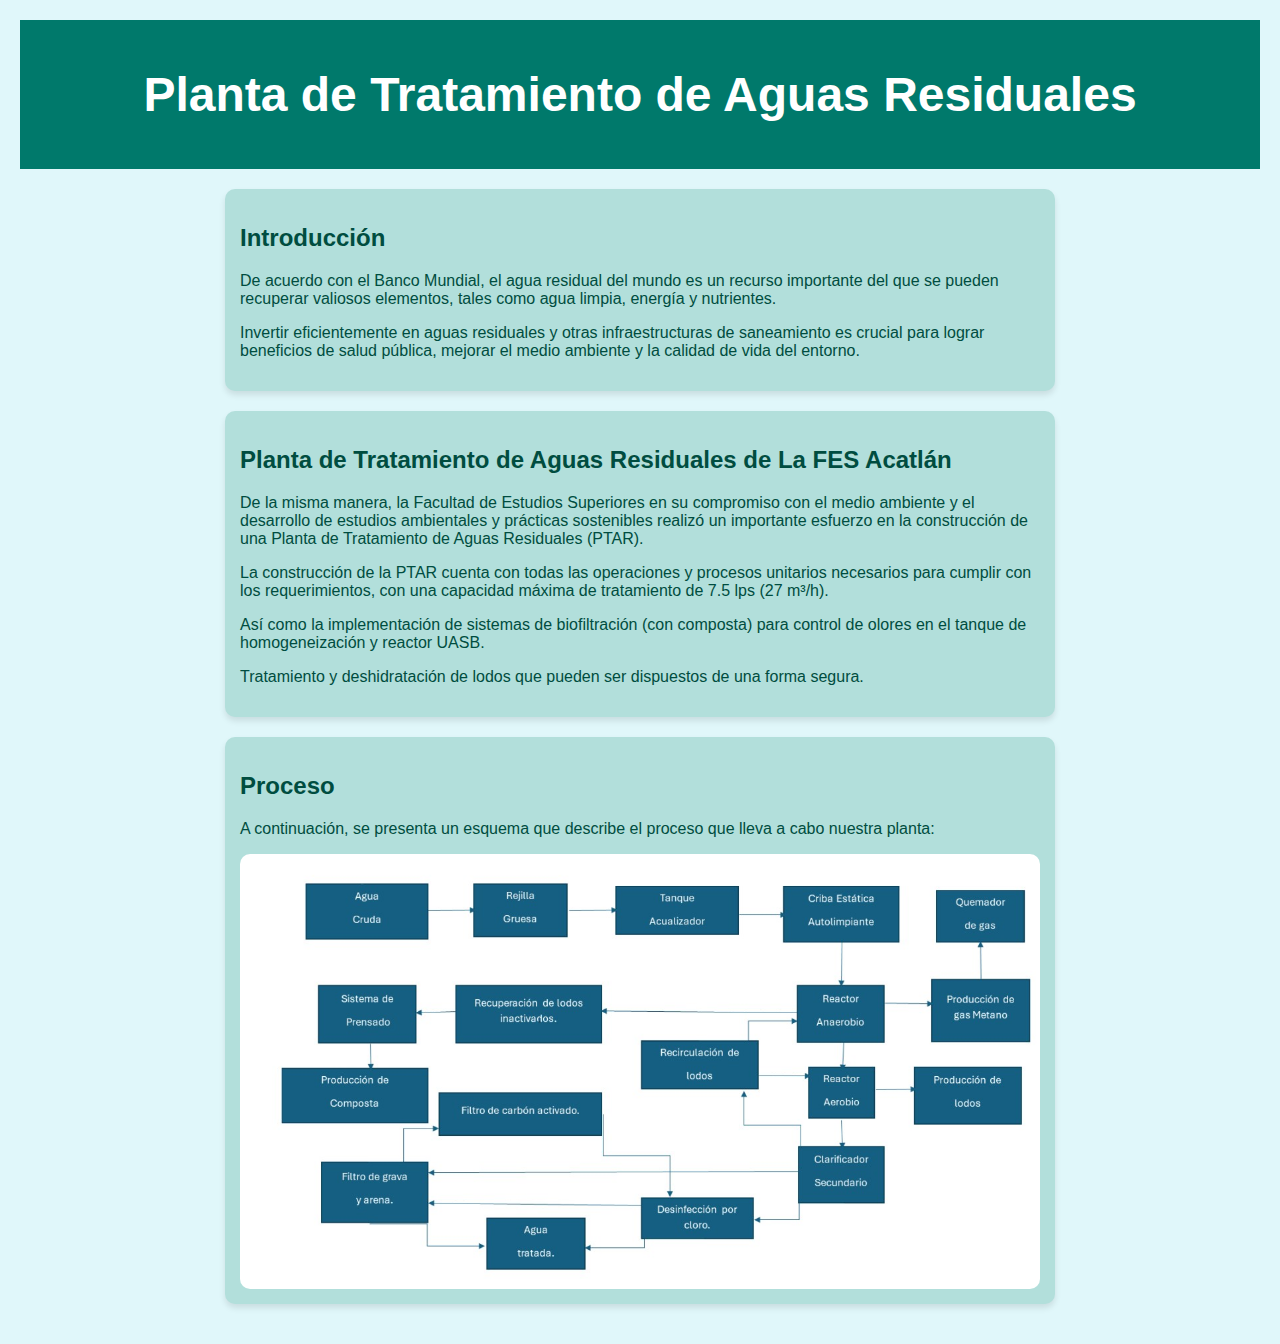
<file: Pagina_Aguas_Residuales/Aguas_Residuales.html>
<!DOCTYPE html>
<html lang="es">
<head>
    <meta charset="UTF-8">
    <meta name="viewport" content="width=device-width, initial-scale=1.0">
    <title>Planta de Tratamiento de Aguas Residuales</title>
    <style>
        body {
            font-family: Arial, sans-serif;
            background-color: #e0f7fa;
            color: #004d40;
            margin: 0;
            padding: 20px;
        }
        header {
            background-color: #00796b;
            color: white;
            text-align: center;
            padding: 15px 0;
            font-size: 24px;
        }
        section {
            background-color: #b2dfdb;
            margin: 20px auto;
            padding: 15px;
            border-radius: 10px;
            max-width: 800px;
            box-shadow: 0px 4px 6px rgba(0, 0, 0, 0.1);
        }
        h2 {
            color: #004d40;
        }
        img {
            display: block;
            margin: 0 auto;
            max-width: 100%;
            border-radius: 10px;
        }
    </style>
</head>
<body>
    <header>
        <h1>Planta de Tratamiento de Aguas Residuales</h1>
    </header>
    
    <section>
        <h2>Introducción</h2>
        <p>De acuerdo con el Banco Mundial, el agua residual del mundo es un recurso importante del que se pueden recuperar valiosos elementos, tales como agua limpia, energía y nutrientes.</p>
        <p>Invertir eficientemente en aguas residuales y otras infraestructuras de saneamiento es crucial para lograr beneficios de salud pública, mejorar el medio ambiente y la calidad de vida del entorno.</p>
    </section>
    
    <section>
        <h2>Planta de Tratamiento de Aguas Residuales de La FES Acatlán</h2>
        <p>De la misma manera, la Facultad de Estudios Superiores en su compromiso con el medio ambiente y el desarrollo de estudios ambientales y prácticas sostenibles realizó un importante esfuerzo en la construcción de una Planta de Tratamiento de Aguas Residuales (PTAR).</p>
        <p>La construcción de la PTAR cuenta con todas las operaciones y procesos unitarios necesarios para cumplir con los requerimientos, con una capacidad máxima de tratamiento de 7.5 lps (27 m³/h).</p>
        <p>Así como la implementación de sistemas de biofiltración (con composta) para control de olores en el tanque de homogeneización y reactor UASB.</p>
        <p>Tratamiento y deshidratación de lodos que pueden ser dispuestos de una forma segura.</p>
    </section>
    
    <section>
        <h2>Proceso</h2>
        <p>A continuación, se presenta un esquema que describe el proceso que lleva a cabo nuestra planta:</p>
        <img src="Tren de tratamiento.jpg" alt="Esquema del Tren de Tratamiento">
    </section>
</body>
</html>
</file>
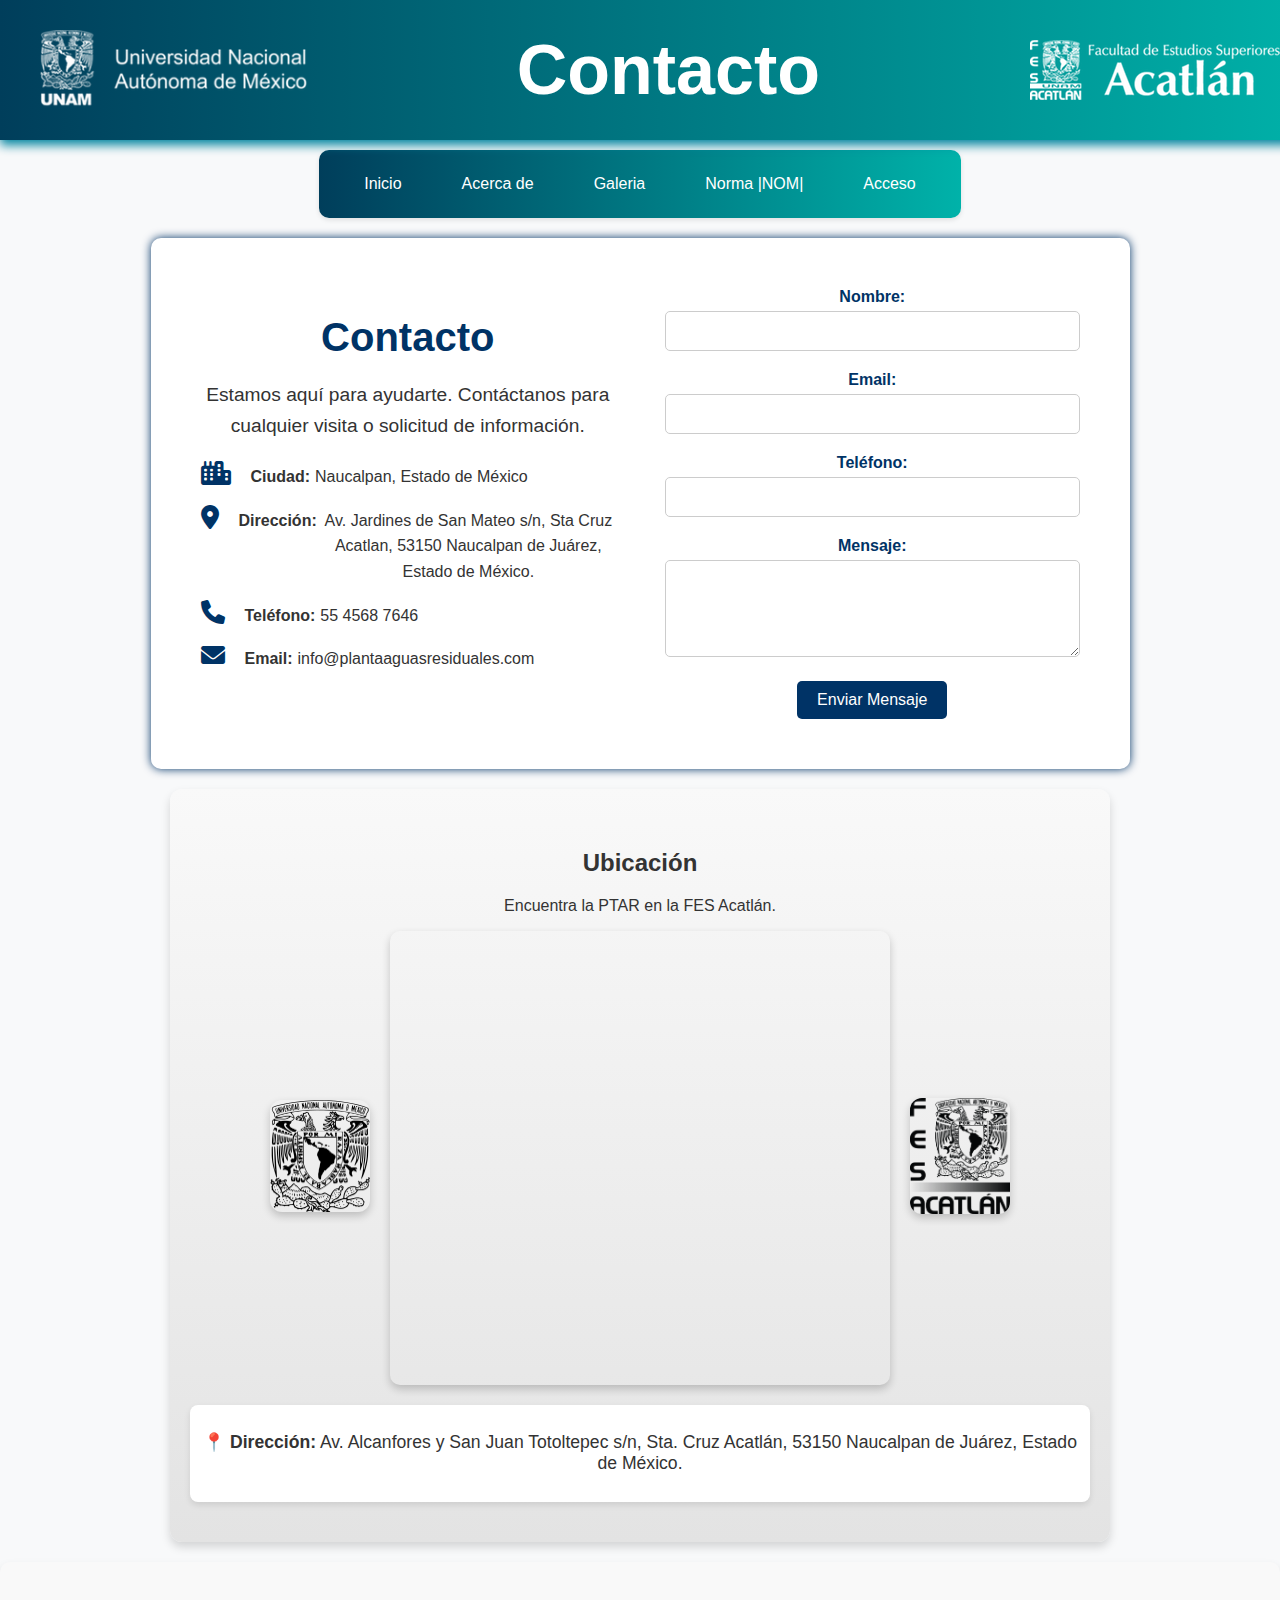
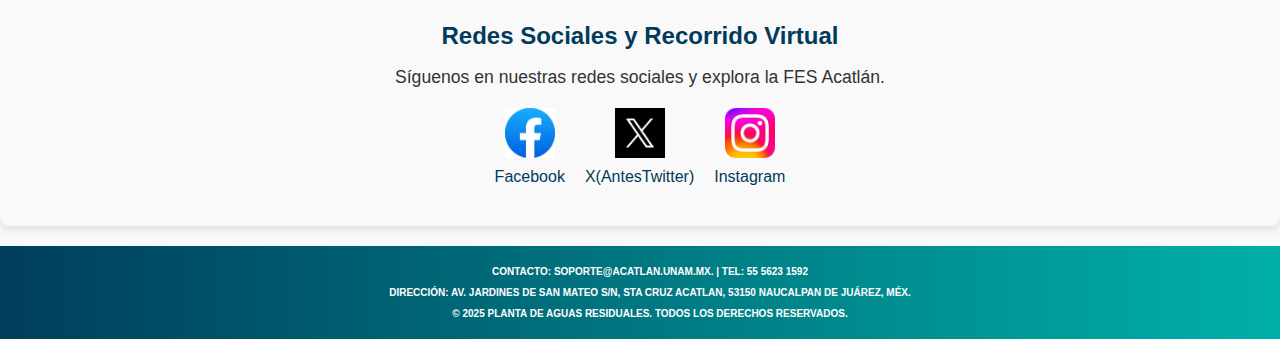
<file: Pagina_Contacto/contacto.html>
<!DOCTYPE html>
<html lang="es">
<head>
    <meta name="description" content="Información sobre el tratamiento de aguas residuales en plantas especializadas (PTAR)." charset="UTF-8">

    <title>PTAR | Contacto</title>
    <link rel="stylesheet" href="Contacto_CSS.css">
    <link rel="stylesheet" href="https://cdnjs.cloudflare.com/ajax/libs/font-awesome/6.0.0-beta3/css/all.min.css">

</head>


<body>

    <header>
        <div class="header-contenido">
            <img src="../Pagina_Contacto/Imagenes_Contacto_pag/Logo-UNAM.png" alt="Logo de UNAM">
            <h2>Contacto</h2>
            <img src="../Pagina_Contacto/Imagenes_Contacto_pag/logo-fes.png" alt="Logo de FES">
        </div>
    </header>

    <nav class="navbar">

        <a href="../Pagina_Principal/Pagina_Principal.html">Inicio</a>

      <a href="../Pagina_Acercade/Acercade.html" class="active">Acerca de</a>
      
      <a href="../Pagina_Galeria_F/Galeria_F.html">Galeria</a>

      <a href="../Pagina_Normas_PTAR/Normas.html" >Norma |NOM|</a>

      <a href="../Pagina_Usuarios/index.html ">Acceso</a>

    </nav>

    <section class="contacto-seccion">
        <div class="contacto-info">
            <h1>Contacto</h1>
            <p>Estamos aquí para ayudarte. Contáctanos para cualquier visita o solicitud de información.</p>
            <div class="info">
                <p><i class="fas fa-city"></i><strong>Ciudad:</strong>Naucalpan, Estado de México</p>
                <p><i class="fas fa-map-marker-alt"></i><strong>Dirección:</strong>Av. Jardines de San Mateo s/n, Sta Cruz Acatlan, 53150 Naucalpan de Juárez, Estado de México.</p>
                <p><i class="fas fa-phone"></i><strong>Teléfono:</strong>55 4568 7646</p>
                <p><i class="fas fa-envelope"></i><strong>Email:</strong>info@plantaaguasresiduales.com</p>
            </div>
        </div>
        <div class="contacto-formulario">
            <form action="#" method="post">
                <div class="formulario-grupo">
                    <label for="nombre">Nombre:</label>
                    <input type="texto" id="nombre" name="nombre" required>
                </div>
                <div class="formulario-grupo">
                    <label for="email">Email:</label>
                    <input type="email" id="email" name="email" required>
                </div>
                <div class="formulario-grupo">
                    <label for="telefono">Teléfono:</label>
                    <input type="tel" id="telefono" name="telefono">
                </div>
                <div class="formulario-grupo">
                    <label for="mensaje">Mensaje:</label>
                    <textarea id="mensaje" name="mensaje" rows="5" required></textarea>
                </div>
                <button type="boton">Enviar Mensaje</button>
            </form>
        </div>
    </section>

    <!-- Scroll subir_pagina-->

    <button id="btnScrollTop" onclick="scrollToTop()">↑</button>

    <script>
      window.onscroll = function () {
        var btn = document.getElementById("btnScrollTop");
        if (document.body.scrollTop > 100 || document.documentElement.scrollTop > 100) {
          btn.style.display = "block";
        } else {
          btn.style.display = "none";
        }
      };
    
      function scrollToTop() {
        window.scrollTo({ top: 0, behavior: "smooth" });
      }
    </script>


        <section id="ubicacion">
            <h2>Ubicación</h2>
            <p>Encuentra la PTAR en la FES Acatlán.</p>
            
            <div class="ubicacion-container">
                <!-- Imagen izquierda con enlace -->
                <a href="https://www.pumagua.unam.mx/calidad_aresidual_tesis.html" target="_blank" class="enlace-UNAM">
                    <img src="../Pagina_Contacto/Imagenes_Contacto_pag/Logo_CU_UNAM.jpg" alt="pagina UNAM" class="ubicacion-img">
                </a>

                <!-- Mapa de Google -->
                <div class="mapa-container">
                    <iframe
                        src="https://www.google.com/maps/embed?pb=!1m18!1m12!1m3!1d3760.869441018947!2d-99.23948548561678!3d19.50451128685048!2m3!1f0!2f0!3f0!3m2!1i1024!2i768!4f13.1!3m3!1m2!1s0x85d2030f995d7901%3A0xc8546d108471abcd!2sFES%20Acatl%C3%A1n%2C%20Universidad%20Nacional%20Aut%C3%B3noma%20de%20M%C3%A9xico!5e0!3m2!1ses!2smx!4v1629999999999!5m2!1ses!2smx"
                        width="100%" height="450" style="border:0;" allowfullscreen="" loading="lazy">
                    </iframe>
                </div>

                <!-- Imagen derecha con enlace -->
                <a href="https://www.acatlan.unam.mx/" target="_blank" class="pagina_fes">
                    <img src="../Pagina_Contacto/Imagenes_Contacto_pag/Logo_FES_ACATLAN_UNAM.png" alt="logo-fes" class="ubicacion-img">
                </a>
            </div>

            <!-- Dirección de la FES Acatlán -->
            <div class="direccion">
                <p><strong>📍 Dirección:</strong> Av. Alcanfores y San Juan Totoltepec s/n, Sta. Cruz Acatlán, 53150 Naucalpan de Juárez, Estado de México.</p>
            </div>
        </section>


        <section id="redes-sociales">
            <h2>Redes Sociales y Recorrido Virtual</h2>
            <p>Síguenos en nuestras redes sociales y explora la FES Acatlán.</p>

            <!-- Contenedor de redes sociales -->
            <div class="redes-container">
                <!-- Enlace a Facebook -->
                <a href="https://www.facebook.com/FESAcatlanUNAM" target="_blank" class="red-social">
                    <img src="../Pagina_Acercade/Imagenes_Acercade_pag/facebook.jpg" alt="Facebook" class="icono-red-social">
                    <span>Facebook</span>
                </a>

                <!-- Enlace a Twitter -->
                <a href="https://twitter.com/FESAcatlanUNAM" target="_blank" class="red-social">
                    <img src="../Pagina_Acercade/Imagenes_Acercade_pag/Xlogo.png" alt="Twitter" class="icono-red-social">
                    <span>X(AntesTwitter)</span>
                </a>

                <!-- Enlace a Instagram -->
                <a href="https://www.instagram.com/fesacatlanunam" target="_blank" class="red-social">
                    <img src="../Pagina_Acercade/Imagenes_Acercade_pag/iglogo.jpg" alt="Instagram" class="icono-red-social">
                    <span>Instagram</span>
                </a>

            </div>
        </section>

    <footer>
        <p>Contacto: soporte@acatlan.unam.mx. | Tel: 55 5623 1592</p>
        <p>Dirección: Av. Jardines de San Mateo s/n, Sta Cruz Acatlan, 53150 Naucalpan de Juárez, Méx.</p>
        <p>&copy; 2025 Planta de Aguas Residuales. Todos los derechos reservados.</p>
    </footer>

</body>

</html>
</file>
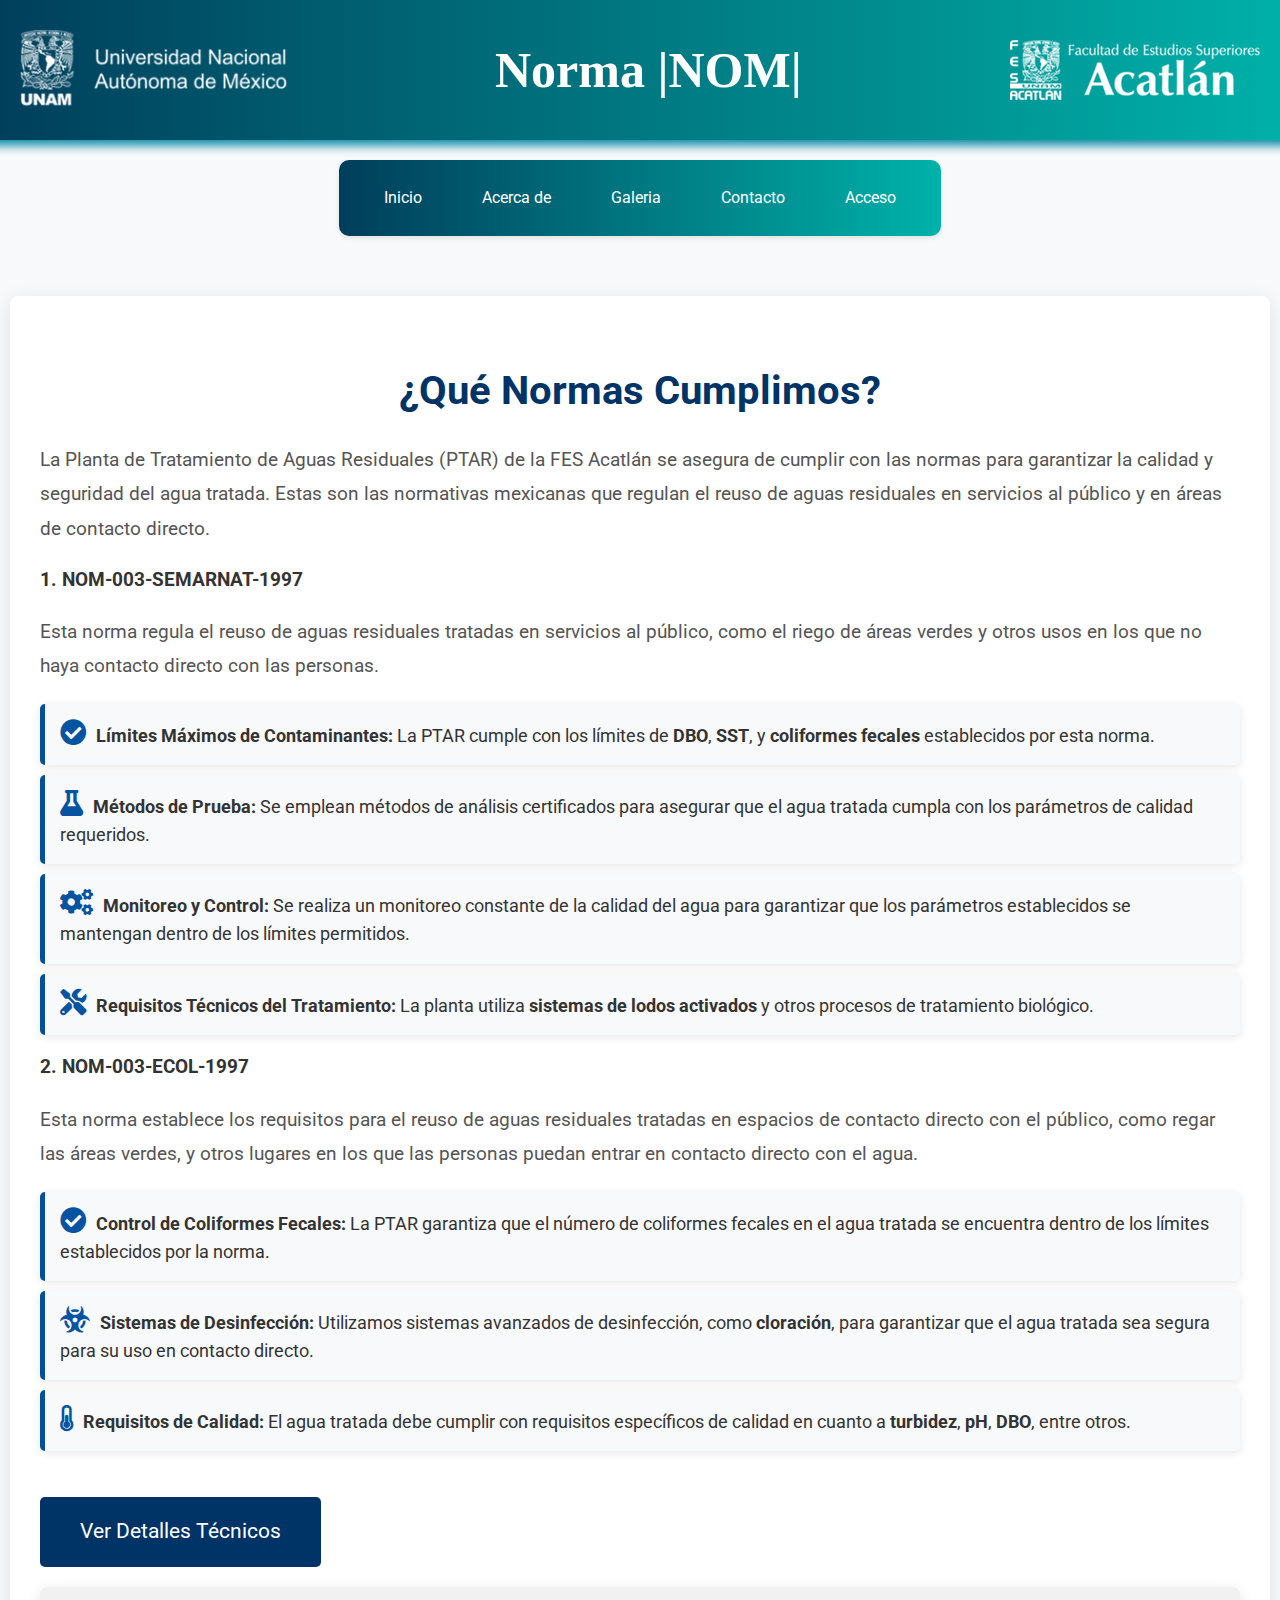
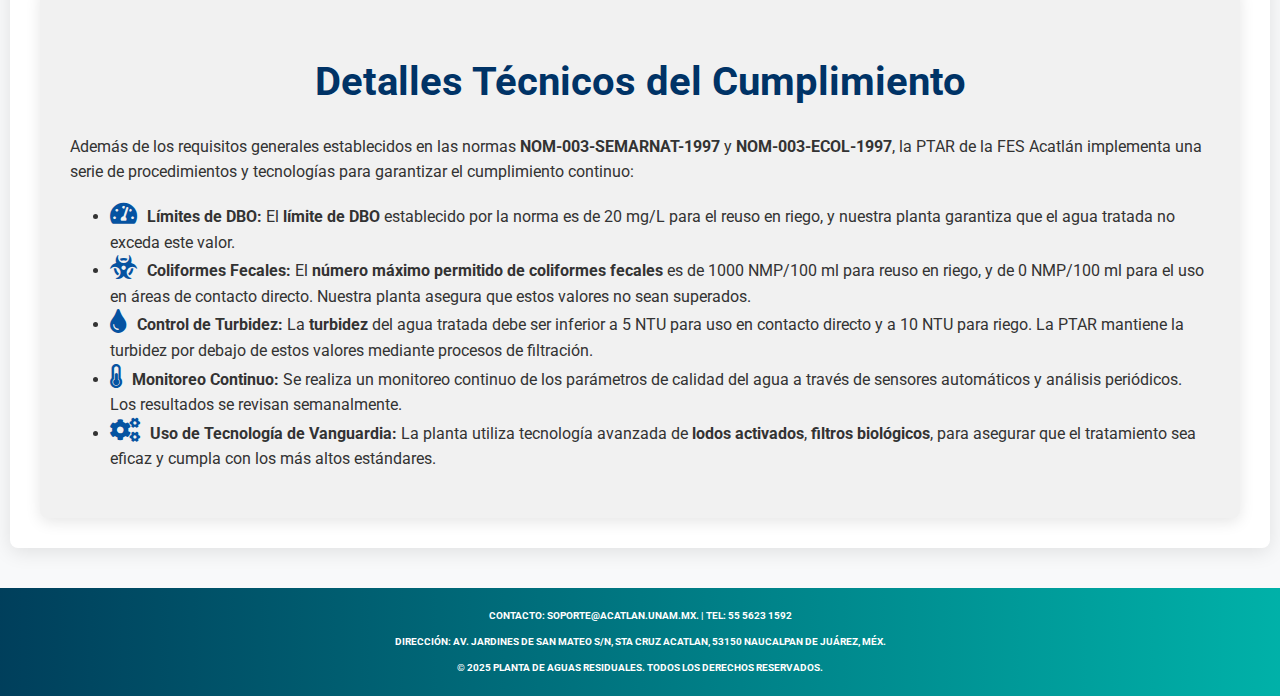
<file: Pagina_Normas_PTAR/Normas.html>
<!DOCTYPE html>
<html lang="es">
    <head>
        <meta name="description" content="Información sobre el tratamiento de aguas residuales en plantas especializadas (PTAR)." charset="utf-8" />
        <title>PTAR | Norma</title>
        <link rel="stylesheet" href="https://cdnjs.cloudflare.com/ajax/libs/font-awesome/5.15.4/css/all.min.css">
        <link rel="stylesheet" href="Normas.css">
        
        
    </head>

        <body>

            <!--Encabezado y logos-->

            <header>
                <div class="header-contenido">
                    <img src="../Pagina_Contacto/Imagenes_Contacto_pag/Logo-UNAM.png" alt="Logo de UNAM">

                    <h2>Norma |NOM|</h2>

                    <img src="../Pagina_Contacto/Imagenes_Contacto_pag/logo-fes.png" alt="Logo de FES">
                </div>
            </header>
            <!--Menu-->
            <nav class="navbar">

                <a href="../Pagina_Principal/Pagina_Principal.html">Inicio</a>

                <a href="../Pagina_Acercade/Acercade.html" class="active">Acerca de</a>
                
                <a href="../Pagina_Galeria_F/Galeria_F.html">Galeria</a>
                
                <a href="../Pagina_Contacto/contacto.html">Contacto</a>
          
                <a href="../Pagina_Usuarios/index.html ">Acceso</a>

            </nav>
            <section>
                <h2 class="sub">¿Qué Normas Cumplimos?</h2>
                <div class="content">
                    <p>La Planta de Tratamiento de Aguas Residuales (PTAR) de la FES Acatlán se asegura de cumplir con las normas para garantizar la calidad y seguridad del agua tratada. Estas son las normativas mexicanas que regulan el reuso de aguas residuales en servicios al público y en áreas de contacto directo.</p>
                    
                    <h3>1. NOM-003-SEMARNAT-1997</h3>
                    <p>Esta norma regula el reuso de aguas residuales tratadas en servicios al público, como el riego de áreas verdes y otros usos en los que no haya contacto directo con las personas.</p>
                    
                    <ul>
                        <li><i class="fas fa-check-circle icon"></i><strong>Límites Máximos de Contaminantes:</strong> La PTAR cumple con los límites de <strong>DBO</strong>, <strong>SST</strong>, y  <strong>coliformes fecales</strong> establecidos por esta norma.</li>
                        <li><i class="fas fa-flask icon"></i><strong>Métodos de Prueba:</strong> Se emplean métodos de análisis certificados para asegurar que el agua tratada cumpla con los parámetros de calidad requeridos.</li>
                        <li><i class="fas fa-cogs icon"></i><strong>Monitoreo y Control:</strong> Se realiza un monitoreo constante de la calidad del agua para garantizar que los parámetros establecidos se mantengan dentro de los límites permitidos.</li>
                        <li><i class="fas fa-tools icon"></i><strong>Requisitos Técnicos del Tratamiento:</strong> La planta utiliza <strong>sistemas de lodos activados</strong> y otros procesos de tratamiento biológico.</li>
                    </ul>
                    
                    <h3>2. NOM-003-ECOL-1997</h3>
                    <p>Esta norma establece los requisitos para el reuso de aguas residuales tratadas en espacios de contacto directo con el público, como regar las áreas verdes, y otros lugares en los que las personas puedan entrar en contacto directo con el agua.</p>
                    
                    <ul>
                        <li><i class="fas fa-check-circle icon"></i><strong>Control de Coliformes Fecales:</strong> La PTAR garantiza que el número de coliformes fecales en el agua tratada se encuentra dentro de los límites establecidos por la norma.</li>
                        <li><i class="fas fa-biohazard icon"></i><strong>Sistemas de Desinfección:</strong> Utilizamos sistemas avanzados de desinfección, como <strong>cloración</strong>, para garantizar que el agua tratada sea segura para su uso en contacto directo.</li>
                        <li><i class="fas fa-thermometer-half icon"></i><strong>Requisitos de Calidad:</strong> El agua tratada debe cumplir con requisitos específicos de calidad en cuanto a <strong>turbidez</strong>, <strong>pH</strong>, <strong>DBO</strong>, entre otros.</li>
                    </ul>
        
                    <a href="#details" class="button">Ver Detalles Técnicos</a>
                </div>
        
                <div class="details-box" id="details">
                    <h2 class="sub">Detalles Técnicos del Cumplimiento</h2>
                    <p>Además de los requisitos generales establecidos en las normas <strong>NOM-003-SEMARNAT-1997</strong> y <strong>NOM-003-ECOL-1997</strong>, la PTAR de la FES Acatlán implementa una serie de procedimientos y tecnologías para garantizar el cumplimiento continuo:</p>
                    <ul>
                        <li><i class="fas fa-tachometer-alt icon"></i><strong>Límites de DBO:</strong> El <strong>límite de DBO</strong> establecido por la norma es de 20 mg/L para el reuso en riego, y nuestra planta garantiza que el agua tratada no exceda este valor.</li>
                        <li><i class="fas fa-biohazard icon"></i><strong>Coliformes Fecales:</strong> El <strong>número máximo permitido de coliformes fecales</strong> es de 1000 NMP/100 ml para reuso en riego, y de 0 NMP/100 ml para el uso en áreas de contacto directo. Nuestra planta asegura que estos valores no sean superados.</li>
                        <li><i class="fas fa-tint icon"></i><strong>Control de Turbidez:</strong> La <strong>turbidez</strong> del agua tratada debe ser inferior a 5 NTU para uso en contacto directo y a 10 NTU para riego. La PTAR mantiene la turbidez por debajo de estos valores mediante procesos de filtración.</li>
                        <li><i class="fas fa-thermometer-half icon"></i><strong>Monitoreo Continuo:</strong> Se realiza un monitoreo continuo de los parámetros de calidad del agua a través de sensores automáticos y análisis periódicos. Los resultados se revisan semanalmente.</li>
                        <li><i class="fas fa-cogs icon"></i><strong>Uso de Tecnología de Vanguardia:</strong> La planta utiliza tecnología avanzada de <strong>lodos activados</strong>, <strong>filtros biológicos</strong>, para asegurar que el tratamiento sea eficaz y cumpla con los más altos estándares.</li>
                    </ul>
                </div>
            </section>
            
                <!--Pie de pagina-->
                <footer>
                    <p>Contacto: soporte@acatlan.unam.mx. | Tel: 55 5623 1592</p>
                    <p>Dirección: Av. Jardines de San Mateo s/n, Sta Cruz Acatlan, 53150 Naucalpan de Juárez, Méx.</p>
                    <p>&copy; 2025 Planta de Aguas Residuales. Todos los derechos reservados.</p>
                </footer>

        </body>



 </html>
</file>
<file: Pagina_Contacto/Contacto_CSS.css>
body {
    font-family: Arial, sans-serif;
    margin: 0;
    padding: 0;
    background-color: #f4f4f4;
    color: #333;
}

/* Encabezado y logos*/
header {
    background-color: #003366;
    color: white;
    padding: 20px;
    display: flex;
    align-items: center;
    justify-content: center;
    position:relative;
    width: 100%;
    box-shadow: 0px 5px 10px rgb(0,132,159);
    background: linear-gradient(to right, rgb(0,62,91), rgb(0,178,169) );
    
}

.header-contenido {
    display: flex;
    align-items: center;
    width: 100%;
}

header img {
    margin: 10px 20px 10px 20px;
    max-height: 80px; 
    
}

header h2 {
    margin: 5px 10px 5px 10px;
    font-size: 70px;
    text-align: center;
    flex-grow: 1;
    max-width: 100%;
}

/**/

.contacto-seccion {
    
    display: flex;
    justify-content: space-between;
    padding: 50px;
    background-color: white;
    margin: 20px auto;
    border-radius: 10px;
    box-shadow: 0 0 10px #003366;
    max-width: fit-content;
}

.contacto-info {
    flex: 1;
    margin-right: 50px;
    max-width: 600px;
}

.contacto-info h1 {
    font-size: 2.5em;
    margin-bottom: 20px;
    color: #003366;
}

.contacto-info p {
    font-size: 1.2em;
    line-height: 1.6;
}

.contacto-info .info {
    margin-top: 20px;
}

.contacto-info .info p {
    margin: 15px 0; 
    font-size: 1em;
    display: flex; 
    align-items: baseline; 
}
.contacto-info .info p i {
    color: #003366;
    margin-right: 20px; 
    font-size: 1.5em;
}

.contacto-info .info p strong {
    margin-right: 5px; 
}

.contacto-formulario {
    flex: 1;
    max-width: 600px;
}

.contacto-formulario .formulario-grupo {
    margin-bottom: 20px;
}

.contacto-formulario label {
    display: block;
    font-weight: bold;
    margin-bottom: 5px;
    color: #003366;
}

.contacto-formulario input,
.contacto-formulario textarea {
    width: 100%;
    padding: 10px;
    border: 1px solid #ccc;
    border-radius: 5px;
    font-size: 1em;
    box-sizing: border-box; 
}

.contacto-formulario textarea {
    resize: vertical; 
}

.contacto-formulario button {
    background-color: #003366;
    color: white;
    padding: 10px 20px;
    border: none;
    border-radius: 5px;
    cursor: pointer;
    font-size: 1em;
    transition: background-color 0.3s ease;
}

.contacto-formulario button:hover {
    background-color: #0044cc;
}

footer {
    font-size: 10px;
    text-align:center;
    padding: 10px;
    background: #003366;
    color: white;
    position: relative;
    text-transform: uppercase;
    bottom: 0;
    width: 100%;
    font-weight: bold;
    background: linear-gradient(to right, rgb(0,62,91), rgb(0,178,169) );
}


/* Botones del menu */

body {
    font-family: Arial, sans-serif;
    margin: 0;
    padding: 0;
    text-align: center;
    background-color: #f8f9fa; 
}

.navbar {
    display: flex;
    justify-content: center;
    background-color: #003366;
    padding: 15px;
    box-shadow: 0 2px 5px rgba(0, 0, 0, 0.1);
    border-radius: 10px; 
    margin: 10px auto;
    width: fit-content;
    background: linear-gradient(to right, rgb(0,62,91), rgb(0,178,169) );
}

.navbar a {
    text-decoration: none;
    color: white;
    margin: 0 15px;
    font-size: 16px;
    padding: 10px 15px;
    border-radius: 5px; 
    transition: all 0.3s ease; 
}

.navbar a:hover {
    background-color: #007bff; 
    color: white;
    box-shadow: 0 4px 6px rgba(0, 0, 0, 0.1);
}


.dropdown {
    position: relative;
    display: inline-block;
}

.dropdown-content {
    display: none;
    position: absolute;
    background-color: white;
    min-width: 150px;
    box-shadow: 0 2px 5px rgba(0, 0, 0, 0.1);
    z-index: 1;
    border-radius: 5px; 
    overflow: hidden;
}

.dropdown:hover .dropdown-content {
    display: block;
}

.dropdown-content a {
    display: block;
    padding: 10px;
    text-align: left;
    transition: background 0.3s ease;
}

.dropdown-content a:hover {
    background-color: #007bff;
    color: white;
}

/* Scroll (subir)*/

#btnScrollTop {
    position: fixed;
    bottom: 20px;
    right: 20px;
    width: 50px;
    height: 50px;
    background-color: #003366; 
    color: white;
    border: none;
    border-radius: 50%;
    font-size: 24px;
    cursor: pointer;
    display: none; 
    box-shadow: 0px 4px 6px rgba(0, 0, 0, 0.3);
    transition: opacity 0.3s ease;
}

#btnScrollTop:hover {
    background-color: #00509E;
}


/* Estilos para la sección de redes sociales */
#redes-sociales {
    background-color: #f9f9f9; 
    padding: 40px 20px;
    text-align: center;
    border-radius: 10px;
    box-shadow: 0 4px 8px rgba(0, 0, 0, 0.1);
    margin: 20px 0;
}

#redes-sociales h2 {
    color: #003B5C; 
    margin-bottom: 10px;
}

#redes-sociales p {
    font-size: 1.1rem;
    margin-bottom: 20px;
}

/* Contenedor de redes sociales */
.redes-container {
    display: flex;
    justify-content: center;
    gap: 20px; 
    flex-wrap: wrap; 
}

/* Estilos para cada red social */
.red-social {
    text-decoration: none; 
    color: #003B5C; 
    display: flex;
    flex-direction: column;
    align-items: center;
    transition: transform 0.3s ease;
}

.red-social:hover {
    transform: translateY(-5px); 
}

/* Estilos para los íconos de redes sociales */
.icono-red-social {
    width: 50px;
    height: 50px;
    margin-bottom: 10px; 
}

/* Responsividad */
@media (max-width: 768px) {
    .redes-container {
        gap: 15px; 
    }

    .icono-red-social {
        width: 40px;
        height: 40px;
    }
}



/* Mapa de ubicación fes */
#ubicacion {
    background: linear-gradient(to bottom, #f9f9f9, #e3e3e3);
    padding: 40px 20px;
    text-align: center;
    border-radius: 12px;
    box-shadow: 0 5px 10px rgba(0, 0, 0, 0.15);
    margin: 20px auto;
    max-width: 900px;
}


.ubicacion-container {
    display: flex;
    align-items: center;
    justify-content: center;
    gap: 20px;
    flex-wrap: wrap;
}


.mapa-container {
    flex: 1;
    max-width: 500px;
    border-radius: 10px;
    overflow: hidden;
    box-shadow: 0 4px 8px rgba(0, 0, 0, 0.2);
}


.ubicacion-img {
    width: 100px;
    height: auto;
    border-radius: 12px;
    transition: transform 0.3s ease, box-shadow 0.3s ease;
    box-shadow: 0 4px 8px rgba(0, 0, 0, 0.2);
}


.enlace-imagen:hover .ubicacion-img {
    transform: scale(1.1);
    box-shadow: 0 6px 12px rgba(0, 0, 0, 0.3);
}

/* Dirección */
.direccion {
    margin-top: 20px;
    font-size: 1.1rem;
    color: #333;
    background: #fff;
    padding: 10px;
    border-radius: 8px;
    box-shadow: 0 3px 6px rgba(0, 0, 0, 0.1);
    display: inline-block;
}


@media (max-width: 768px) {
    .ubicacion-container {
        flex-direction: column;
    }

    .ubicacion-img {
        width: 80px;
    }

    .mapa-container {
        width: 100%;
    }
}
</file>
<file: Pagina_Normas_PTAR/Normas.css>
@import url('https://fonts.googleapis.com/css2?family=Roboto:ital,wght@0,100..900;1,100..900&display=swap');
body {
    font-family: 'Roboto', sans-serif;
    margin: 0;
    padding: 0;
    background-color: #f8f9fa;
    display: flex;
    flex-direction: column;
    align-items: center;
    min-height: 100vh;
    color: #333;
    line-height: 1.6;
    box-sizing: border-box;
}

header {
    background-color: #003366;
    color: white;
    padding: 20px; 
    display: flex;
    align-items: center;
    justify-content: center;
    position:relative;
    width: 100%;
    box-shadow: 0px 5px 10px rgb(0,132,159);
    background: linear-gradient(to right, rgb(0,62,91), rgb(0,178,169) );
    text-align: center;
}

.header-contenido {
    display: flex;
    align-items: center;
    width: 100%;
}

header img {
    margin: 10px 20px 10px 20px;
    max-height: 80px; 
    
}

header h2 {
    margin: 5px 10px 5px 10px;
    font-size: 50px;
    text-align: center;
    flex-grow: 1;
    max-width: 100%;
    font-family:'Times New Roman', Times, serif;
}

/* Menú de navegación */
.navbar {
    display: flex;
    justify-content: center;
    background-color: #003366;
    padding: 15px;
    box-shadow: 0 2px 5px rgba(0, 0, 0, 0.1);
    border-radius: 10px;
    margin: 20px auto;
    width: fit-content;
    background: linear-gradient(to right, rgb(0,62,91), rgb(0,178,169) );
}

.navbar a {
    text-decoration: none;
    color: white;
    margin: 0 15px;
    font-size: 16px;
    padding: 10px 15px;
    border-radius: 5px;
    transition: all 0.3s ease;
}

.navbar a:hover {
    background-color: #007bff;
    color: white;
    box-shadow: 0 4px 6px rgba(0, 0, 0, 0.1);
}
/*contenido*/
section {
    max-width: 1200px;
    margin: 40px auto;
    padding: 30px;
    background-color: white;
    border-radius: 8px;
    box-shadow: 0 4px 20px rgba(0, 0, 0, 0.1);
}

.sub {
    font-size: 2.5em;
    color: #003366;
    text-align: center;
    margin-bottom: 20px;
}

.content ul {
    list-style-type: none;
    padding-left: 0;
    margin-top: 20px;
}

.content ul li {
    padding: 15px;
    font-size: 1.1em;
    background-color: #f8f9fa;
    margin: 10px 0;
    border-left: 5px solid #054f99;
    border-radius: 5px;
    box-shadow: 0 2px 10px rgba(0, 0, 0, 0.1);
    transition: all 0.3s ease;
}

.content ul li:hover {
    background-color: #e7f2f9;
    transform: translateX(10px);
    box-shadow: 0 4px 15px rgba(0, 0, 0, 0.15);
}

.content p {
    font-size: 1.2em;
    color: #555;
    line-height: 1.8;
}

.button {
    display: inline-block;
    padding: 18px 40px;
    font-size: 1.3em;
    background-color: #003366;
    color: white;
    text-decoration: none;
    border-radius: 5px;
    transition: background-color 0.3s ease, transform 0.3s ease;
    margin-top: 30px;
    text-align: center;
}

.button:hover {
    background-color: #007bff;
    transform: scale(1.05);
}

.image-container {
    display: flex;
    justify-content: space-around;
    margin-top: 40px;
    flex-wrap: wrap;
}

.image-container img {
    width: 48%;
    border-radius: 12px;
    box-shadow: 0 4px 15px rgba(0, 0, 0, 0.1);
    transition: transform 0.3s ease;
}

.image-container img:hover {
    transform: scale(1.1);
}


/* Pie de pagina */

footer {
    font-size: 10px;
    text-align:center;
    padding: 10px;
    background: #003366;
    color: white;
    position: relative;
    text-transform: uppercase;
    bottom: 0;
    width: 100%;
    font-weight: bold;
    background: linear-gradient(to right, rgb(0,62,91), rgb(0,178,169) );
}

.icon {
    color: #0553a1;
    font-size: 1.5em;
    margin-right: 10px;
}

.highlight {
    color: #008c92;
    font-weight: bold;
}

.info-box {
    background-color: #054f99;
    color: white;
    padding: 20px;
    border-radius: 8px;
    box-shadow: 0 4px 15px rgba(0, 0, 0, 0.1);
    margin-top: 30px;
}

.details-box {
    background-color: #f1f1f1;
    padding: 30px;
    border-radius: 8px;
    box-shadow: 0 4px 15px rgba(0, 0, 0, 0.1);
    margin-top: 20px;
}
</file>
